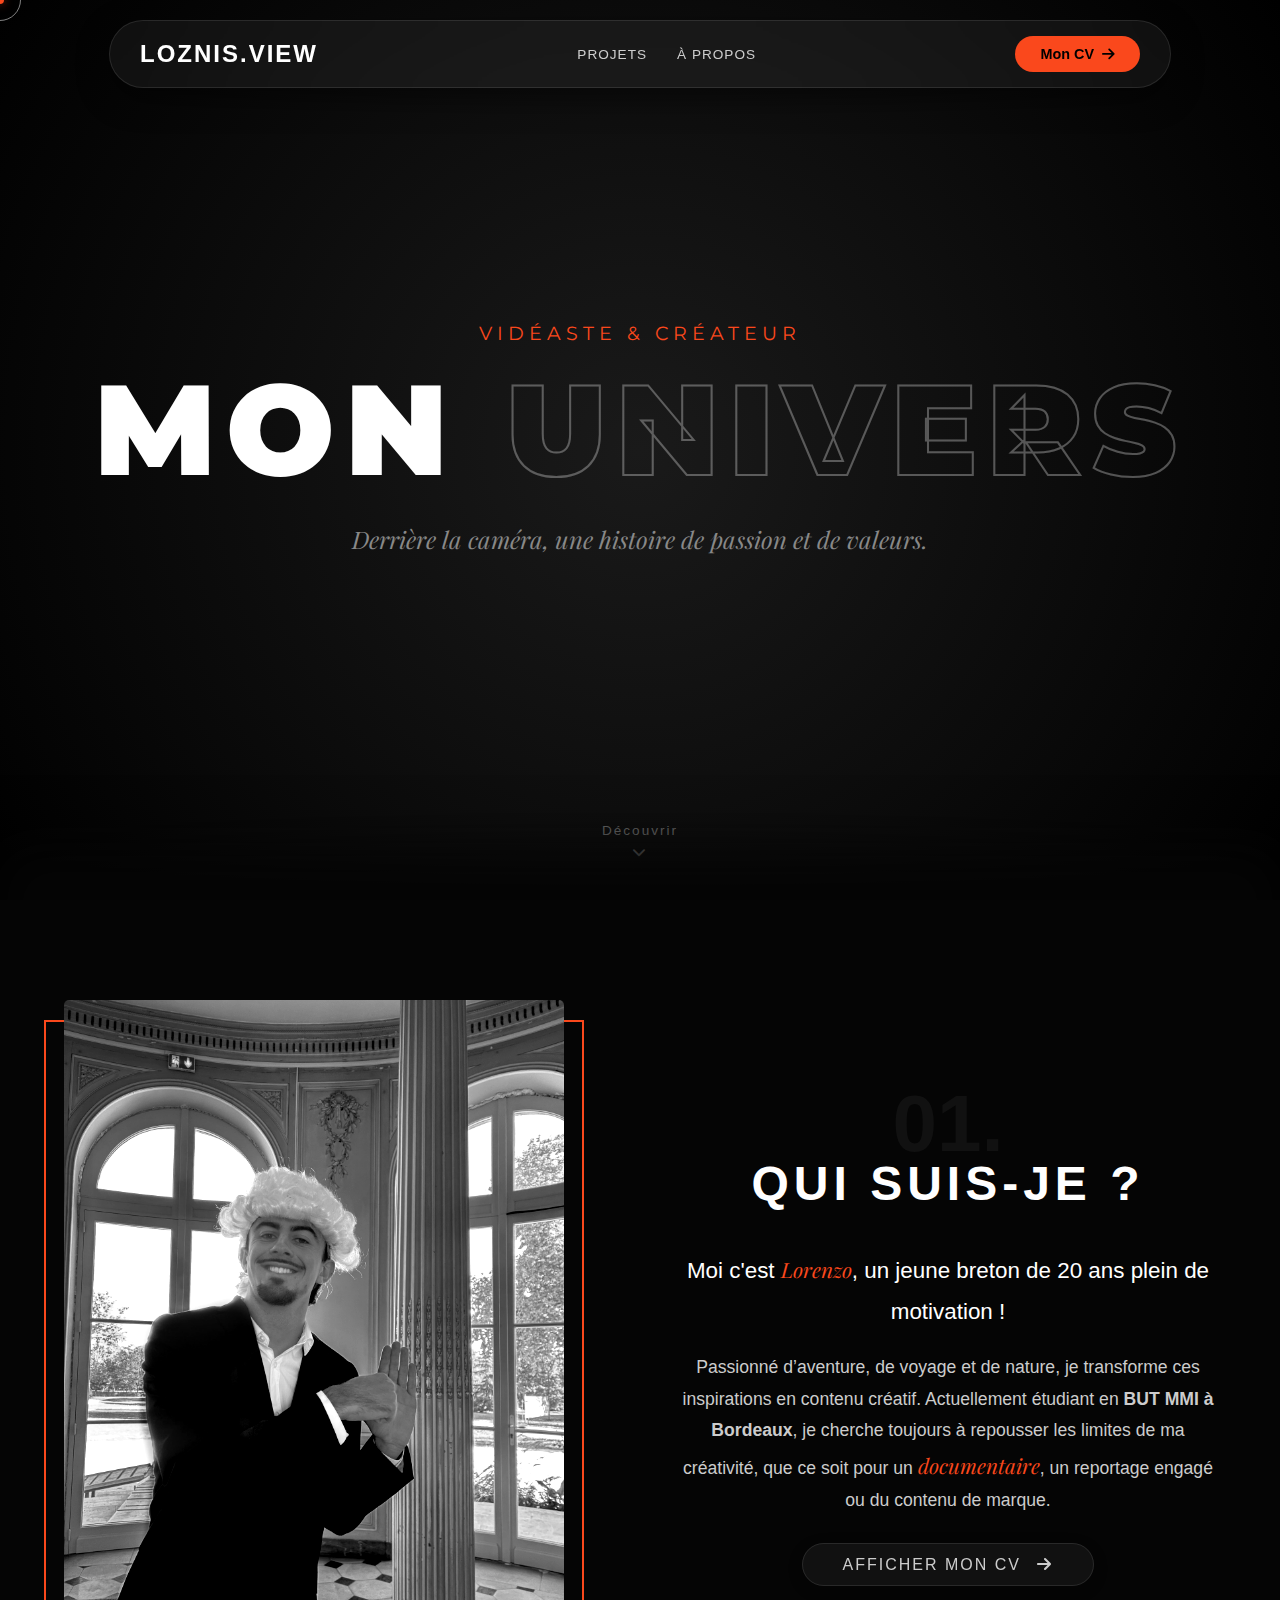
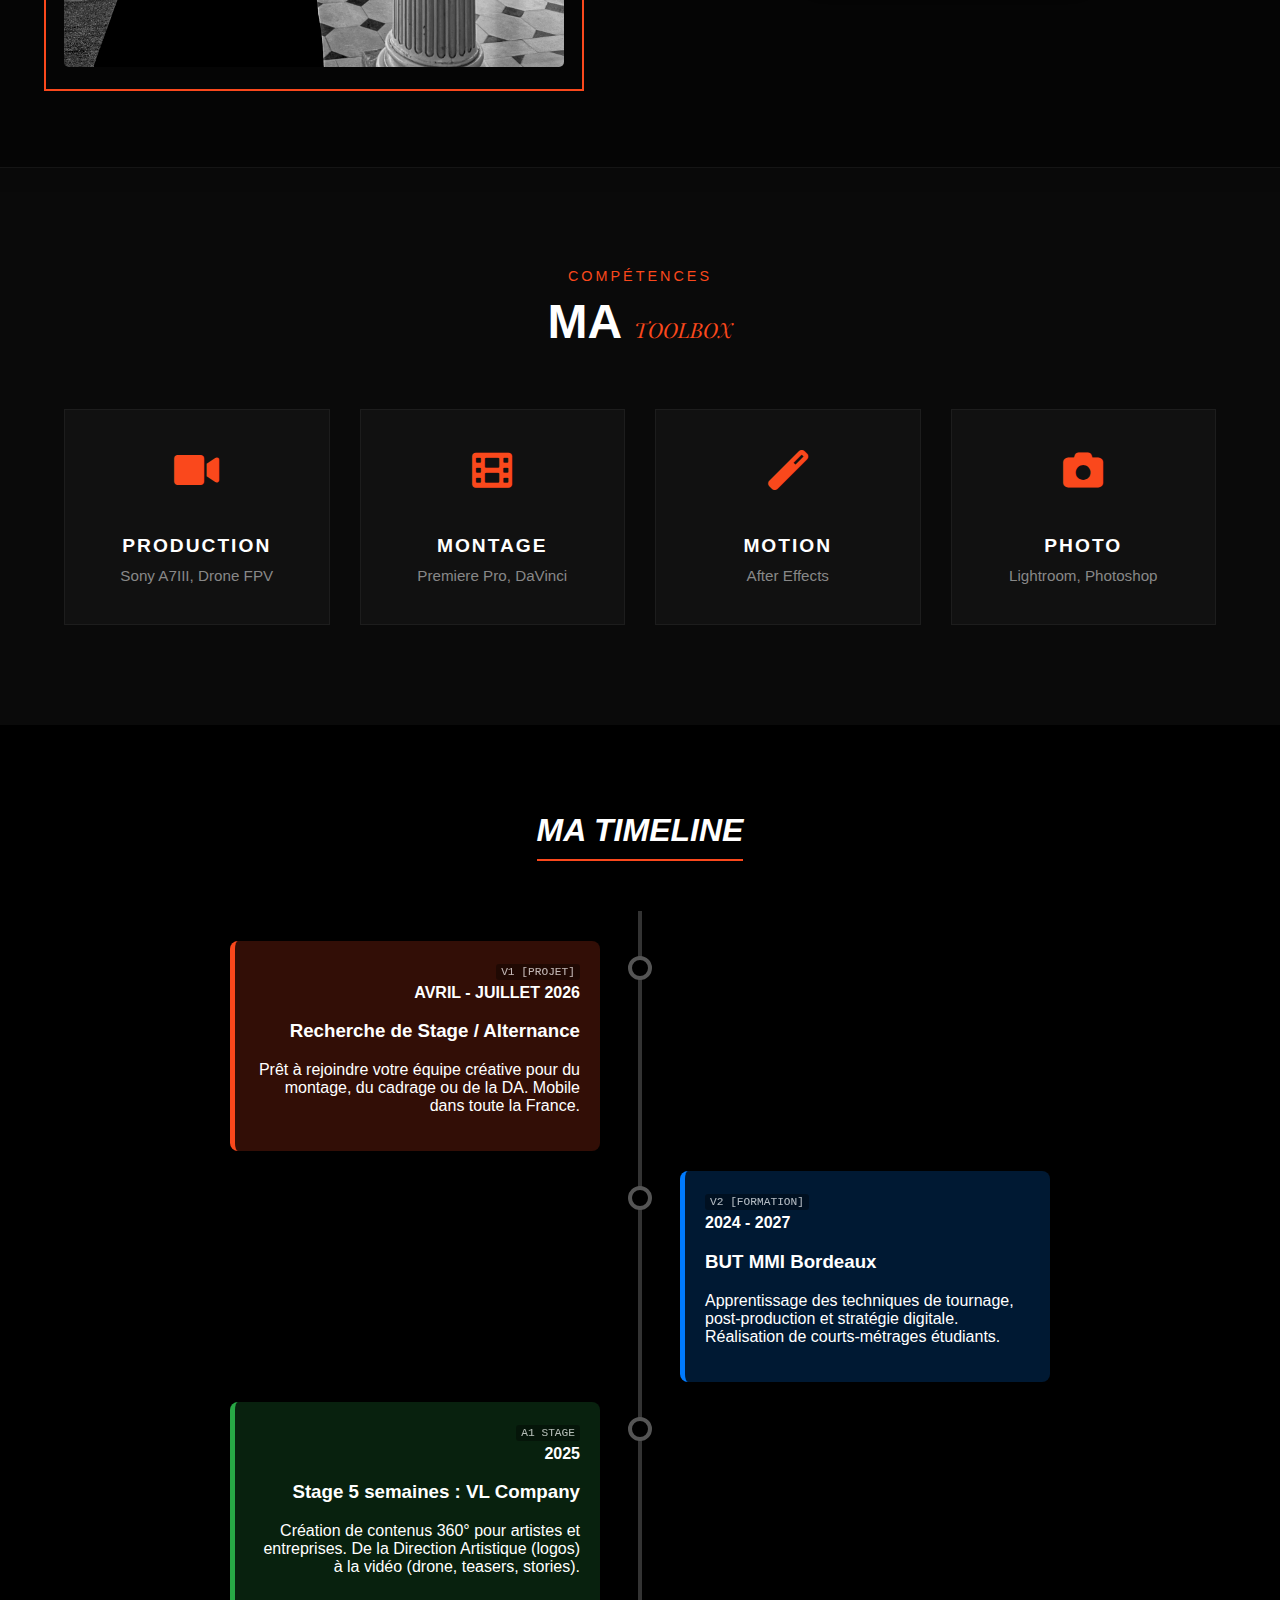
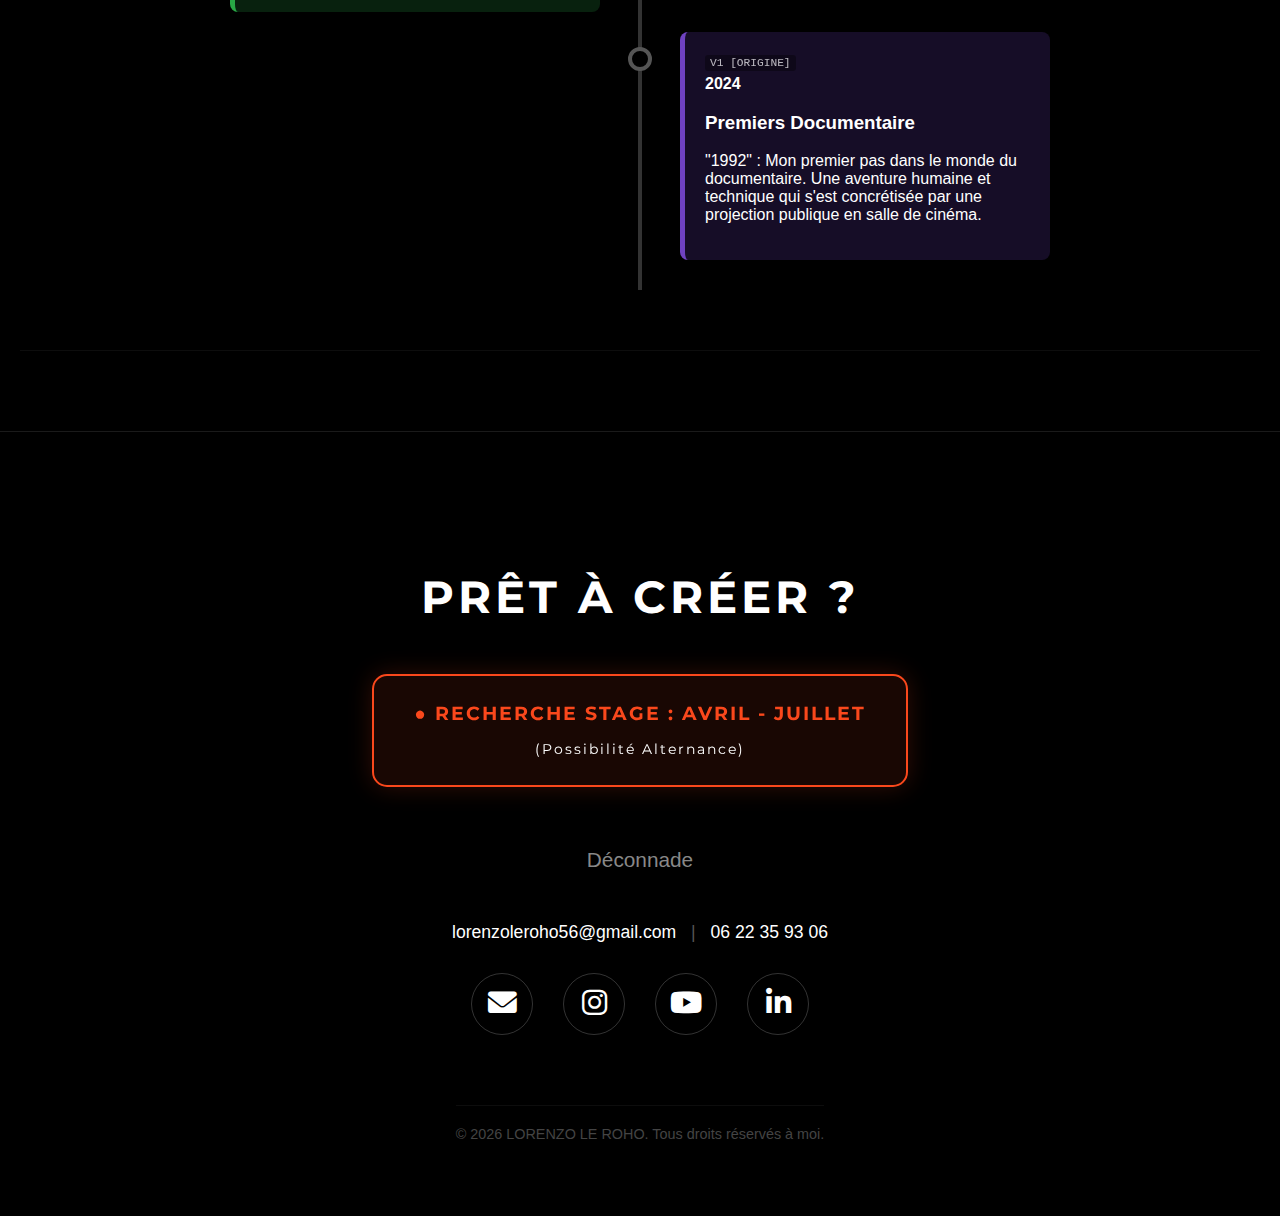
<file: apropos.html>
<!DOCTYPE html>
<html lang="fr">

<head>
    <meta charset="UTF-8">
    <meta name="viewport" content="width=device-width, initial-scale=1.0">
    <title>À Propos - Ma Timeline</title>

    <link rel="stylesheet" href="css/base.css">
    <link rel="stylesheet" href="css/components.css">
    <link rel="stylesheet" href="css/apropos.css">
    <link rel="stylesheet" href="css/cursor.css">
    <link rel="preconnect" href="https://fonts.googleapis.com">
    <link rel="preconnect" href="https://fonts.gstatic.com" crossorigin>
    <link
        href="https://fonts.googleapis.com/css2?family=Montserrat:wght@300;400;700&family=Playfair+Display:ital,wght@0,400;0,700;1,400&display=swap"
        rel="stylesheet">
    <link rel="stylesheet" href="https://cdnjs.cloudflare.com/ajax/libs/font-awesome/6.0.0/css/all.min.css">
    <link rel="icon" type="image/png" href="images/favicon.png?v=2">
</head>

<body>

    <header class="header-glass">

        <div class="logo">
            <a href="index.html">Loznis.view</a>
        </div>

        <nav class="header-center">
            <ul>
                <li><a href="index.html#projets">PROJETS</a></li>
                <li><a href="apropos.html">À PROPOS</a></li>
            </ul>
        </nav>

        <div class="header-right">
            <a href="cv.html" class="btn-header-cta">
                Mon CV <i class="fas fa-arrow-right"></i>
            </a>
        </div>

        <!-- Menu Hamburger Mobile -->
        <div class="hamburger-menu" onclick="toggleMobileNav()">
            <span></span>
            <span></span>
            <span></span>
        </div>
    </header>

    <!-- Menu Mobile Overlay -->
    <nav class="mobile-nav" id="mobileNav">
        <a href="index.html#projets" onclick="toggleMobileNav()">Projets</a>
        <a href="apropos.html" onclick="toggleMobileNav()">À Propos</a>
        <a href="cv.html" class="btn-header-cta" onclick="toggleMobileNav()">Mon CV <i
                class="fas fa-arrow-right"></i></a>
    </nav>

    <!-- HERO CINÉMATIQUE TYPOGRAPHIQUE -->
    <section class="hero-about">
        <div class="hero-about-content">
            <span class="hero-subtitle">Vidéaste & Créateur</span>
            <h1 class="hero-title-jumbo">MON <span class="outline-text">UNIVERS</span></h1>
            <p class="hero-description">Derrière la caméra, une histoire de passion et de valeurs.</p>
        </div>
        <div class="scroll-indicator-about">
            <span>Découvrir</span>
            <i class="fas fa-chevron-down"></i>
        </div>
    </section>

    <!-- SECTION BIO MODERNE (SPLIT) -->
    <section class="section-bio">
        <div class="bio-container">
            <div class="bio-visual">
                <div class="portrait-frame">
                    <img src="images/ton_portrait-2.jpg" alt="Lorenzo Le Roho">
                    <div class="frame-accent"></div>
                </div>
            </div>

            <div class="bio-content">
                <div class="bio-header">
                    <span class="bio-number">01.</span>
                    <h2>QUI SUIS-JE ?</h2>
                </div>

                <div class="bio-text">
                    <p class="lead-text">Moi c'est <span class="highlight-text">Lorenzo</span>, un jeune breton de 20
                        ans plein de motivation !</p>
                    <p>
                        Passionné d’aventure, de voyage et de nature, je transforme ces inspirations en contenu créatif.
                        Actuellement étudiant en <strong>BUT MMI à Bordeaux</strong>, je cherche toujours à repousser
                        les limites de ma créativité,
                        que ce soit pour un <span class="highlight-text">documentaire</span>, un reportage engagé ou du
                        contenu de marque.
                    </p>
                </div>

                <div class="bio-actions">
                    <a href="cv.html" class="btn-glass">
                        <span>Afficher Mon CV</span>
                        <i class="fas fa-arrow-right" style="margin-left: 10px;"></i>
                    </a>
                </div>
            </div>
        </div>
    </section>

    <!-- SECTION TOOLBOX -->
    <section class="section-toolbox">
        <div class="toolbox-header">
            <span class="section-tag">COMPÉTENCES</span>
            <h2>MA <span class="highlight-text">TOOLBOX</span></h2>
        </div>

        <div class="toolbox-grid">
            <div class="tool-card">
                <i class="fas fa-video tool-icon"></i>
                <h4>Production</h4>
                <p>Sony A7III, Drone FPV</p>
            </div>
            <div class="tool-card">
                <i class="fas fa-film tool-icon"></i>
                <h4>Montage</h4>
                <p>Premiere Pro, DaVinci</p>
            </div>
            <div class="tool-card">
                <i class="fas fa-magic tool-icon"></i>
                <h4>Motion</h4>
                <p>After Effects</p>
            </div>
            <div class="tool-card">
                <i class="fas fa-camera tool-icon"></i>
                <h4>Photo</h4>
                <p>Lightroom, Photoshop</p>
            </div>
        </div>
    </section>

    <section class="section-categorie">
        <h2 class="titre-categorie">MA TIMELINE</h2>

        <div class="timeline-container">
            <div class="timeline-line"></div>
            <div class="timeline-glow"></div>

            <div class="timeline-item left">
                <div class="timeline-content video-clip orange-clip">
                    <span class="clip-label">V1 [PROJET]</span>
                    <span class="date">AVRIL - JUILLET 2026</span>
                    <h3>Recherche de Stage / Alternance</h3>
                    <p>Prêt à rejoindre votre équipe créative pour du montage, du cadrage ou de la DA. Mobile dans toute
                        la France.</p>
                </div>
            </div>

            <div class="timeline-item right">
                <div class="timeline-content video-clip blue-clip">
                    <span class="clip-label">V2 [FORMATION]</span>
                    <span class="date">2024 - 2027</span>
                    <h3>BUT MMI Bordeaux</h3>
                    <p>Apprentissage des techniques de tournage, post-production et stratégie digitale. Réalisation de
                        courts-métrages étudiants.</p>
                </div>
            </div>

            <div class="timeline-item left">
                <div class="timeline-content video-clip green-clip">
                    <span class="clip-label">A1 STAGE</span>
                    <span class="date">2025</span>
                    <h3>Stage 5 semaines : VL Company</h3>
                    <p>Création de contenus 360° pour artistes et entreprises. De la Direction Artistique (logos) à la
                        vidéo (drone, teasers, stories).</p>
                </div>
            </div>

            <div class="timeline-item right">
                <div class="timeline-content video-clip purple-clip">
                    <span class="clip-label">V1 [ORIGINE]</span>
                    <span class="date">2024</span>
                    <h3>Premiers Documentaire</h3>
                    <p>"1992" : Mon premier pas dans le monde du documentaire. Une aventure humaine et technique qui
                        s'est concrétisée par une projection publique en salle de cinéma.</p>
                </div>
            </div>

        </div>
    </section>

    <footer class="footer-glass">
        <div class="footer-content">

            <h2 class="footer-title">PRÊT À CRÉER ?</h2>

            <div class="availability-badge">
                <span class="dot-rec">●</span> RECHERCHE STAGE : AVRIL - JUILLET <br>
                <span class="sub-availability">(Possibilité Alternance)</span>
            </div>

            <p class="footer-subtitle">Déconnade</p>

            <div class="contact-info">
                <a href="mailto:lorenzoleroho56@gmail.com" class="contact-link">lorenzoleroho56@gmail.com</a>
                <span class="separator">|</span>
                <a href="tel:+33622359306" class="contact-link">06 22 35 93 06</a>
            </div>

            <div class="footer-social">
                <a href="mailto:lorenzoleroho56@gmail.com" class="social-icon" aria-label="Email">
                    <i class="fas fa-envelope"></i>
                </a>
                <a href="https://www.instagram.com/loznis.view/" target="_blank" class="social-icon"
                    aria-label="Instagram">
                    <i class="fab fa-instagram"></i>
                </a>
                <a href="https://www.youtube.com/@Onsenbattt" target="_blank" class="social-icon" aria-label="YouTube">
                    <i class="fab fa-youtube"></i>
                </a>
                <a href="https://www.linkedin.com/in/lorenzo-le-roho-95a2612b4/" target="_blank" class="social-icon"
                    aria-label="LinkedIn">
                    <i class="fab fa-linkedin-in"></i>
                </a>
            </div>

            <div class="footer-bottom">
                <p>&copy; 2026 LORENZO LE ROHO. Tous droits réservés à moi.</p>
            </div>

        </div>
    </footer>

    <script>
        // Timeline scroll animation
        const timelineContainer = document.querySelector('.timeline-container');
        const timelineGlow = document.querySelector('.timeline-glow');
        const timelineItems = document.querySelectorAll('.timeline-item');

        function updateTimelineGlow() {
            if (!timelineContainer || !timelineGlow) return;

            const containerRect = timelineContainer.getBoundingClientRect();
            const containerTop = containerRect.top;
            const containerHeight = containerRect.height;
            const windowHeight = window.innerHeight;

            // Calculate how much of the timeline is visible/scrolled
            const triggerPoint = windowHeight * 0.5; // Middle of screen

            // Progress from 0 (not started) to containerHeight (fully scrolled)
            let progress = triggerPoint - containerTop;

            // Clamp the progress
            progress = Math.max(0, Math.min(progress, containerHeight));

            // Update the glow height
            timelineGlow.style.height = progress + 'px';

            // Check each timeline item for activation
            timelineItems.forEach(item => {
                const itemRect = item.getBoundingClientRect();
                const itemDotPosition = itemRect.top + 25; // 25px is the dot's top offset

                // If the glow has reached this dot
                if (itemDotPosition < triggerPoint) {
                    item.classList.add('active');
                } else {
                    item.classList.remove('active');
                }
            });
        }

        // Run on scroll
        window.addEventListener('scroll', updateTimelineGlow);

        // Run on load
        window.addEventListener('load', updateTimelineGlow);

        // Run on resize
        window.addEventListener('resize', updateTimelineGlow);
    </script>

    <script src="script.js"></script>
</body>

</html>
</file>
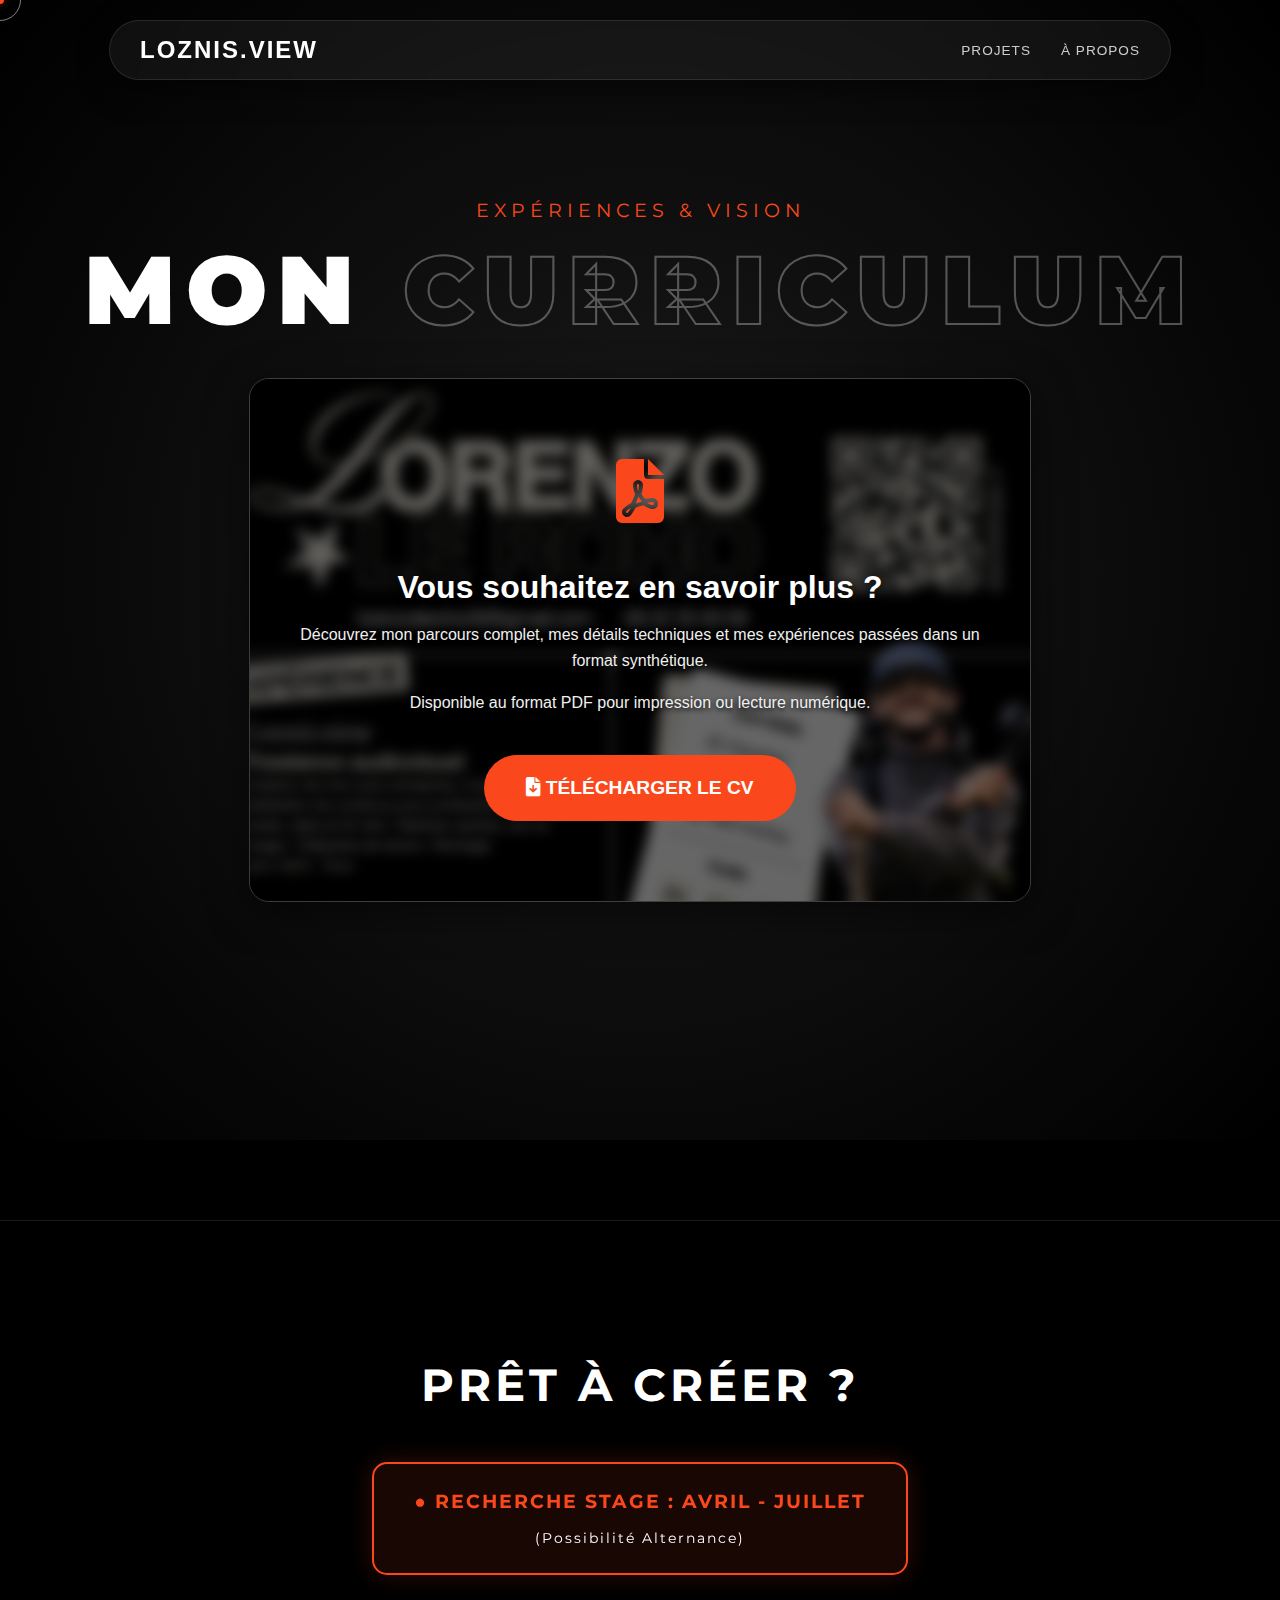
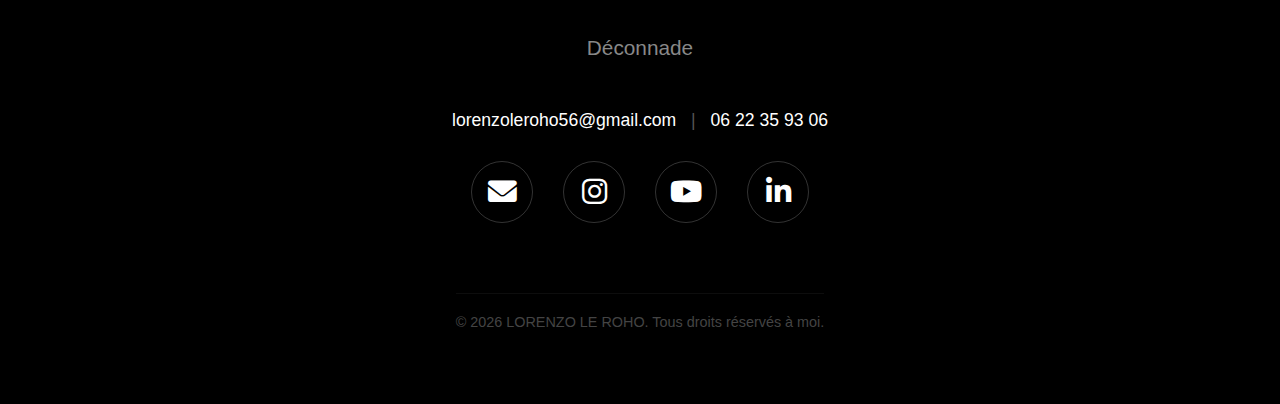
<file: cv.html>
<!DOCTYPE html>
<html lang="fr">

<head>
    <meta charset="UTF-8">
    <meta name="viewport" content="width=device-width, initial-scale=1.0">
    <title>Mon CV - Loznis View</title>

    <link rel="stylesheet" href="css/base.css">
    <link rel="stylesheet" href="css/components.css">
    <link rel="stylesheet" href="css/apropos.css">
    <link rel="stylesheet" href="css/cv.css">
    <link rel="stylesheet" href="css/cursor.css">
    <link rel="preconnect" href="https://fonts.googleapis.com">
    <link rel="preconnect" href="https://fonts.gstatic.com" crossorigin>
    <link
        href="https://fonts.googleapis.com/css2?family=Montserrat:wght@300;400;700&family=Playfair+Display:ital,wght@0,400;0,700;1,400&display=swap"
        rel="stylesheet">
    <link rel="stylesheet" href="https://cdnjs.cloudflare.com/ajax/libs/font-awesome/6.0.0/css/all.min.css">
    <link rel="icon" type="image/png" href="images/favicon.png?v=2">
</head>

<body>

    <header class="header-glass">
        <div class="logo">
            <a href="index.html">Loznis.view</a>
        </div>
        <nav class="header-center">
            <ul>
                <li><a href="index.html#projets">PROJETS</a></li>
                <li><a href="apropos.html">À PROPOS</a></li>
            </ul>
        </nav>

        <!-- Menu Hamburger Mobile -->
        <div class="hamburger-menu" onclick="toggleMobileNav()">
            <span></span>
            <span></span>
            <span></span>
        </div>
    </header>

    <!-- Menu Mobile Overlay -->
    <nav class="mobile-nav" id="mobileNav">
        <a href="index.html#projets" onclick="toggleMobileNav()">Projets</a>
        <a href="apropos.html" onclick="toggleMobileNav()">À Propos</a>
        <a href="cv.html" class="btn-header-cta" onclick="toggleMobileNav()">Mon CV <i
                class="fas fa-arrow-right"></i></a>
    </nav>


    <!-- HERO CINÉMATIQUE CV -->
    <section class="hero-about" style="height: auto; min-height: 100vh; padding: 120px 20px;">
        <div class="hero-about-content">
            <span class="hero-subtitle">Expériences & Vision</span>
            <h1 class="hero-title-jumbo" style="font-size: 6rem;">MON <span class="outline-text">CURRICULUM</span></h1>
        </div>

        <div class="cv-container glass-box">

            <div class="cv-intro-text">
                <i class="fas fa-file-pdf" style="font-size: 4rem; color: #FA481C; margin-bottom: 20px;"></i>
                <h2>Vous souhaitez en savoir plus ?</h2>
                <p>Découvrez mon parcours complet, mes détails techniques et mes expériences passées dans un format
                    synthétique.</p>
                <p>Disponible au format PDF pour impression ou lecture numérique.</p>
            </div>

            <div class="cv-actions">
                <a href="CV_Lorenzo_Leroho.pdf" download="CV_Lorenzo_Leroho.pdf" class="btn-cv-big">
                    <i class="fas fa-file-download"></i> TÉLÉCHARGER LE CV
                </a>
            </div>

        </div>

    </section>

    <footer class="footer-glass">
        <div class="footer-content">

            <h2 class="footer-title">PRÊT À CRÉER ?</h2>

            <div class="availability-badge">
                <span class="dot-rec">●</span> RECHERCHE STAGE : AVRIL - JUILLET <br>
                <span class="sub-availability">(Possibilité Alternance)</span>
            </div>

            <p class="footer-subtitle">Déconnade</p>

            <div class="contact-info">
                <a href="mailto:lorenzoleroho56@gmail.com" class="contact-link">lorenzoleroho56@gmail.com</a>
                <span class="separator">|</span>
                <a href="tel:+33622359306" class="contact-link">06 22 35 93 06</a>
            </div>

            <div class="footer-social">
                <a href="mailto:lorenzoleroho56@gmail.com" class="social-icon" aria-label="Email">
                    <i class="fas fa-envelope"></i>
                </a>
                <a href="https://www.instagram.com/loznis.view/" target="_blank" class="social-icon"
                    aria-label="Instagram">
                    <i class="fab fa-instagram"></i>
                </a>
                <a href="https://www.youtube.com/@Onsenbattt" target="_blank" class="social-icon" aria-label="YouTube">
                    <i class="fab fa-youtube"></i>
                </a>
                <a href="https://www.linkedin.com/in/lorenzo-le-roho-95a2612b4/" target="_blank" class="social-icon"
                    aria-label="LinkedIn">
                    <i class="fab fa-linkedin-in"></i>
                </a>
            </div>

            <div class="footer-bottom">
                <p>&copy; 2026 LORENZO LE ROHO. Tous droits réservés à moi.</p>
            </div>

        </div>
    </footer>


    <script src="script.js"></script>
</body>

</html>
</file>
<file: css/components.css>
/* =========================================
   COMPONENTS.CSS - Header, Footer, Boutons
   ========================================= */

/* --- HEADER FLOTTANT (GLASSMORPHISM) --- */
header.header-glass {
    position: fixed;
    top: 20px;
    left: 50%;
    transform: translateX(-50%);
    width: 90%;
    max-width: 1000px;
    display: flex;
    justify-content: space-between;
    align-items: center;
    padding: 15px 30px;
    background: rgba(255, 255, 255, 0.05);
    backdrop-filter: blur(15px);
    -webkit-backdrop-filter: blur(15px);
    border: 1px solid rgba(255, 255, 255, 0.1);
    border-radius: 50px;
    z-index: 1000;
    box-shadow: 0 10px 30px rgba(0, 0, 0, 0.5);
}

/* Logo */
.logo {
    font-size: 1.5rem;
    font-weight: bold;
    color: white;
    text-decoration: none;
    text-transform: uppercase;
    letter-spacing: 2px;
}

.logo a {
    text-decoration: none;
    color: inherit;
    cursor: pointer;
    transition: opacity 0.3s ease;
}

.logo a:hover {
    opacity: 0.8;
}

.header-left .logo {
    font-size: 1.2rem;
    font-weight: bold;
    color: white;
    text-decoration: none;
    letter-spacing: 2px;
    font-family: 'Arial', sans-serif;
}

/* Menu Central */
.header-center ul {
    display: flex;
    gap: 30px;
    list-style: none;
    margin: 0;
    padding: 0;
}

.header-center a {
    color: #ccc;
    text-decoration: none;
    font-size: 0.85rem;
    transition: color 0.3s;
    text-transform: uppercase;
    letter-spacing: 1px;
}

.header-center a:hover {
    color: white;
}

/* --- MENU HAMBURGER MOBILE --- */
.hamburger-menu {
    display: none;
    flex-direction: column;
    justify-content: space-between;
    width: 25px;
    height: 18px;
    cursor: pointer;
    z-index: 1002;
}

.hamburger-menu span {
    display: block;
    width: 100%;
    height: 2px;
    background-color: white;
    border-radius: 2px;
    transition: all 0.3s ease;
}

.hamburger-menu.active span:nth-child(1) {
    transform: rotate(45deg) translate(5px, 5px);
}

.hamburger-menu.active span:nth-child(2) {
    opacity: 0;
}

.hamburger-menu.active span:nth-child(3) {
    transform: rotate(-45deg) translate(6px, -6px);
}

/* Menu mobile overlay */
.mobile-nav {
    display: none;
    position: fixed;
    top: 0;
    left: 0;
    width: 100%;
    height: 100vh;
    background: rgba(0, 0, 0, 0.95);
    backdrop-filter: blur(20px);
    -webkit-backdrop-filter: blur(20px);
    z-index: 1001;
    flex-direction: column;
    justify-content: center;
    align-items: center;
    gap: 30px;
    opacity: 0;
    visibility: hidden;
    transition: all 0.3s ease;
}

.mobile-nav.active {
    display: flex;
    opacity: 1;
    visibility: visible;
}

.mobile-nav a {
    color: white;
    text-decoration: none;
    font-size: 1.5rem;
    font-weight: bold;
    text-transform: uppercase;
    letter-spacing: 3px;
    transition: color 0.3s ease, transform 0.3s ease;
    padding: 15px 30px;
}

.mobile-nav a:hover {
    color: #FA481C;
    transform: scale(1.1);
}

.mobile-nav .btn-header-cta {
    font-size: 1rem;
    padding: 15px 40px;
}

/* Navigation générique */
nav ul {
    display: flex;
    list-style: none;
    gap: 30px;
    margin: 0;
    padding: 0;
}

nav a {
    text-decoration: none;
    color: #aaaaaa;
    font-size: 1rem;
    transition: color 0.3s;
}

nav a:hover {
    color: white;
}

nav a[href*="cv"] {
    border: 1px solid white;
    padding: 8px 15px;
    border-radius: 20px;
}

nav a[href*="cv"]:hover {
    background-color: white;
    color: #1a1a1a;
}

/* Bouton CTA Header */
.btn-header-cta {
    background-color: #FA481C;
    color: black;
    padding: 10px 25px;
    border-radius: 30px;
    text-decoration: none;
    font-weight: bold;
    font-size: 0.9rem;
    transition: transform 0.3s, background-color 0.3s;
    display: flex;
    align-items: center;
    gap: 8px;
}

.btn-header-cta:hover {
    background-color: white;
    transform: scale(1.05);
}

/* --- BOUTONS STYLE GLASS --- */
.btn-glass {
    background: rgba(255, 255, 255, 0.05);
    backdrop-filter: blur(10px);
    -webkit-backdrop-filter: blur(10px);
    border: 1px solid rgba(255, 255, 255, 0.1);
    color: #ccc;
    text-decoration: none;
    padding: 12px 40px;
    border-radius: 50px;
    cursor: pointer;
    font-size: 1rem;
    text-transform: uppercase;
    letter-spacing: 2px;
    transition: all 0.3s ease;
    box-shadow: 0 4px 15px rgba(0, 0, 0, 0.2);
}

.btn-glass:hover {
    background: rgba(255, 255, 255, 0.15);
    transform: translateY(-3px);
    box-shadow: 0 10px 25px rgba(0, 0, 0, 0.4);
    color: #FA481C;
    border-color: #FA481C;
}

.btn-glass.active {
    background: rgba(255, 255, 255, 0.1);
    border-color: #FA481C;
    color: #ffffff;
    box-shadow: 0 0 20px rgba(250, 72, 28, 0.4);
}

/* Boutons Réseaux Sociaux */
.btn-social-glass {
    background: rgba(255, 255, 255, 0.05);
    backdrop-filter: blur(10px);
    -webkit-backdrop-filter: blur(10px);
    border: 1px solid rgba(255, 255, 255, 0.2);
    color: white;
    padding: 15px 40px;
    font-size: 1.1rem;
    font-weight: bold;
    text-transform: uppercase;
    text-decoration: none;
    border-radius: 50px;
    display: inline-flex;
    justify-content: center;
    align-items: center;
    gap: 15px;
    transition: all 0.3s ease;
    min-width: 250px;
}

.btn-social-glass.yt:hover {
    background: rgba(255, 0, 0, 0.2);
    border-color: #FF0000;
    box-shadow: 0 0 30px rgba(255, 0, 0, 0.4);
    transform: translateY(-5px);
}

.btn-social-glass.insta:hover {
    background: rgba(225, 48, 108, 0.2);
    border-color: #E1306C;
    box-shadow: 0 0 30px rgba(225, 48, 108, 0.4);
    transform: translateY(-5px);
}

/* --- FOOTER GLASS --- */
.footer-glass {
    position: relative;
    background: #000;
    border-top: 1px solid rgba(255, 255, 255, 0.1);
    padding: 100px 30px 60px;
    text-align: center;
    margin-top: 80px;
}

.footer-title {
    font-family: 'Montserrat', sans-serif;
    font-size: 2.8rem;
    font-weight: 700;
    color: white;
    margin-bottom: 20px;
    letter-spacing: 4px;
}

.footer-subtitle {
    color: #888;
    margin-bottom: 50px;
    font-size: 1.3rem;
}

.footer-social {
    display: flex;
    justify-content: center;
    gap: 30px;
    margin-bottom: 50px;
}

.social-icon {
    font-size: 1.8rem;
    color: white;
    transition: all 0.3s ease;
    text-decoration: none;
    width: 60px;
    height: 60px;
    border: 1px solid rgba(255, 255, 255, 0.2);
    border-radius: 50%;
    display: flex;
    align-items: center;
    justify-content: center;
}

.social-icon:hover {
    color: #FA481C;
    border-color: #FA481C;
    box-shadow: 0 0 20px rgba(250, 72, 28, 0.4);
    transform: translateY(-5px);
}

.footer-bottom p {
    color: #444;
    font-size: 0.9rem;
    margin-top: 20px;
    border-top: 1px solid rgba(255, 255, 255, 0.05);
    padding-top: 20px;
    display: inline-block;
}

/* Badge disponibilité */
.availability-badge {
    background: rgba(250, 72, 28, 0.1);
    backdrop-filter: blur(10px);
    -webkit-backdrop-filter: blur(10px);
    border: 2px solid #FA481C;
    color: #FA481C;
    display: inline-block;
    padding: 20px 40px;
    border-radius: 15px;
    font-weight: bold;
    font-size: 1.2rem;
    margin-top: 30px;
    margin-bottom: 40px;
    font-family: 'Montserrat', sans-serif;
    letter-spacing: 2px;
    line-height: 1.8;
    box-shadow: 0 0 25px rgba(250, 72, 28, 0.2);
    transition: all 0.3s ease;
}

.availability-badge:hover {
    box-shadow: 0 0 40px rgba(250, 72, 28, 0.4);
    transform: translateY(-3px);
}

.sub-availability {
    font-size: 0.9rem;
    color: white;
    font-weight: normal;
}

.dot-rec {
    color: #FA481C;
    animation: blink 1.5s infinite;
}

/* Contact info */
.contact-info {
    margin-bottom: 30px;
    font-size: 1.1rem;
}

.contact-link {
    color: white;
    text-decoration: none;
    transition: color 0.3s ease;
    font-weight: 500;
}

.contact-link:hover {
    color: #FA481C;
}

.separator {
    color: #555;
    margin: 0 10px;
}

/* --- MODALES VIDÉO --- */
.modal-overlay {
    display: none;
    position: fixed;
    top: 0;
    left: 0;
    width: 100%;
    height: 100%;
    background-color: rgba(0, 0, 0, 0.95);
    z-index: 10000;
    justify-content: center;
    align-items: center;
}

.modal-overlay.active {
    display: flex !important;
}

.modal-content {
    position: relative;
    width: 90%;
    max-width: 1200px;
    background: #000;
    border-radius: 10px;
    box-shadow: 0 0 50px rgba(250, 72, 28, 0.2);
}

.iframe-container {
    position: relative;
    width: 100%;
    padding-bottom: 56.25%;
    height: 0;
}

.iframe-container iframe {
    position: absolute;
    top: 0;
    left: 0;
    width: 100%;
    height: 100%;
    border: none;
    border-radius: 10px;
}

.close-btn {
    position: absolute;
    top: -50px;
    right: 0;
    color: white;
    font-size: 40px;
    cursor: pointer;
    z-index: 10001;
    transition: transform 0.3s, color 0.3s;
}

.close-btn:hover {
    color: #FA481C;
    transform: rotate(90deg);
}

/* --- SECTION HEADERS --- */
.section-header {
    display: flex;
    align-items: center;
    justify-content: center;
    gap: 30px;
    margin-bottom: 50px;
}

.section-line {
    flex: 1;
    max-width: 150px;
    height: 1px;
    background: linear-gradient(90deg, transparent, rgba(250, 72, 28, 0.5), transparent);
}

.section-title {
    font-size: 2rem;
    font-family: 'Montserrat', sans-serif;
    text-align: center;
    white-space: nowrap;
}

/* --- RESPONSIVE MOBILE --- */
@media (max-width: 768px) {

    /* Header responsive */
    header.header-glass {
        width: calc(100% - 30px);
        max-width: none;
        padding: 10px 15px;
        top: 10px;
        left: 50%;
        transform: translateX(-50%);
    }

    .header-left .logo,
    .logo {
        font-size: 0.9rem;
        letter-spacing: 1px;
    }

    /* Masquer le menu central sur mobile */
    .header-center {
        display: none;
    }

    /* Masquer le bouton CTA dans le header sur mobile */
    .header-right {
        display: none;
    }

    /* Afficher le menu hamburger sur mobile */
    .hamburger-menu {
        display: flex;
    }

    .contact-info {
        display: flex;
        flex-direction: column;
        gap: 10px;
    }

    .separator {
        display: none;
    }

    /* Footer responsive */
    .footer-title {
        font-size: 1.8rem;
        letter-spacing: 2px;
    }

    .footer-subtitle {
        font-size: 1rem;
    }

    .footer-social {
        gap: 15px;
    }

    .social-icon {
        width: 50px;
        height: 50px;
        font-size: 1.4rem;
    }

    .availability-badge {
        padding: 15px 25px;
        font-size: 1rem;
    }
}
</file>
<file: css/apropos.css>
/* =========================================
   APROPOS.CSS - Page À Propos
   ========================================= */

/* --- HERO TYPOGRAPHIQUE --- */
.hero-about {
    height: 100vh;
    display: flex;
    flex-direction: column;
    justify-content: center;
    align-items: center;
    text-align: center;
    background: radial-gradient(circle at center, #1a1a1a 0%, #000000 100%);
    position: relative;
    overflow: hidden;
}

.hero-about::before {
    content: '';
    position: absolute;
    top: 0;
    left: 0;
    width: 100%;
    height: 100%;
    background: url('https://www.transparenttextures.com/patterns/stardust.png');
    opacity: 0.1;
    pointer-events: none;
}

.hero-subtitle {
    display: block;
    font-family: 'Montserrat', sans-serif;
    color: #FA481C;
    font-size: 1.2rem;
    letter-spacing: 5px;
    margin-bottom: 20px;
    text-transform: uppercase;
    animation: fadeInDown 1s ease-out;
}

.hero-title-jumbo {
    font-family: 'Impact', 'Arial Black', 'Montserrat', sans-serif;
    font-size: 8rem;
    font-weight: 900;
    line-height: 1;
    color: white;
    text-transform: uppercase;
    letter-spacing: 10px;
    margin: 0;
    animation: zoomIn 1.2s ease-out;
}

.outline-text {
    -webkit-text-stroke: 2px rgba(255, 255, 255, 0.3);
    color: transparent;
    transition: all 0.5s ease;
}

.hero-title-jumbo:hover .outline-text {
    -webkit-text-stroke: 2px #FA481C;
    color: rgba(250, 72, 28, 0.1);
}

.hero-description {
    font-size: 1.5rem;
    color: #888;
    margin-top: 30px;
    font-family: 'Playfair Display', serif;
    font-style: italic;
    animation: fadeInUp 1s ease-out 0.5s backwards;
}

/* Scroll Indicator */
.scroll-indicator-about {
    position: absolute;
    bottom: 40px;
    display: flex;
    flex-direction: column;
    align-items: center;
    gap: 8px;
    color: #666;
    font-size: 0.85rem;
    letter-spacing: 2px;
    cursor: pointer;
    animation: bounce 2s infinite;
    transition: color 0.3s;
}

.scroll-indicator-about:hover {
    color: #FA481C;
}

/* --- SECTION BIO SPLIT --- */
.section-bio {
    background: #050505;
    padding: 100px 5%;
    position: relative;
    box-shadow: 0 -50px 50px #050505;
}

.bio-container {
    display: grid;
    grid-template-columns: 1fr 1fr;
    gap: 80px;
    align-items: center;
    max-width: 1400px;
    margin: 0 auto;
}

/* Partie Visuelle */
.bio-visual {
    position: relative;
}

.portrait-frame {
    position: relative;
    z-index: 2;
}

.portrait-frame img {
    width: 100%;
    max-width: 500px;
    border-radius: 5px;
    filter: grayscale(100%) contrast(1.1);
    transition: all 0.5s ease;
    display: block;
}

.portrait-frame:hover img {
    filter: grayscale(0%) contrast(1);
}

.frame-accent {
    position: absolute;
    top: 20px;
    left: -20px;
    width: 100%;
    height: 100%;
    border: 2px solid #FA481C;
    z-index: -1;
    transition: all 0.5s ease;
}

.portrait-frame:hover .frame-accent {
    top: 10px;
    left: -10px;
}

/* Partie Texte */
.bio-content {
    color: white;
}

.bio-header {
    margin-bottom: 40px;
}

.bio-number {
    display: block;
    font-size: 5rem;
    font-weight: 900;
    color: rgba(255, 255, 255, 0.05);
    line-height: 0.8;
}

.bio-header h2 {
    font-size: 3rem;
    margin: 0;
    text-transform: uppercase;
    letter-spacing: 5px;
}

.bio-text {
    font-size: 1.1rem;
    line-height: 1.8;
    color: #ccc;
    margin-bottom: 40px;
}

.lead-text {
    font-size: 1.4rem;
    color: white;
    margin-bottom: 20px;
}

/* Bouton téléchargement moderne */
.btn-modern-download {
    display: inline-flex;
    align-items: center;
    gap: 15px;
    padding: 15px 40px;
    background: transparent;
    border: 1px solid rgba(255, 255, 255, 0.2);
    color: white;
    text-transform: uppercase;
    letter-spacing: 2px;
    font-size: 0.9rem;
    cursor: pointer;
    transition: all 0.3s ease;
    text-decoration: none;
}

.btn-modern-download:hover {
    background: #FA481C;
    border-color: #FA481C;
    padding-right: 50px;
}

/* --- SECTION TOOLBOX --- */
.section-toolbox {
    background: #0a0a0a;
    padding: 100px 5%;
    border-top: 1px solid rgba(255, 255, 255, 0.05);
}

.toolbox-header {
    text-align: center;
    margin-bottom: 60px;
}

.section-tag {
    color: #FA481C;
    letter-spacing: 3px;
    font-size: 0.9rem;
    text-transform: uppercase;
    display: block;
    margin-bottom: 10px;
}

.toolbox-header h2 {
    font-size: 3rem;
    color: white;
    margin: 0;
}

.toolbox-grid {
    display: grid;
    grid-template-columns: repeat(auto-fit, minmax(250px, 1fr));
    gap: 30px;
    max-width: 1200px;
    margin: 0 auto;
}

.tool-card {
    background: rgba(255, 255, 255, 0.03);
    border: 1px solid rgba(255, 255, 255, 0.05);
    padding: 40px 30px;
    text-align: center;
}

.tool-icon {
    font-size: 2.5rem;
    color: #FA481C;
    margin-bottom: 20px;
}

.tool-card h4 {
    color: white;
    font-size: 1.2rem;
    margin-bottom: 10px;
    text-transform: uppercase;
    letter-spacing: 2px;
}

.tool-card p {
    color: #888;
    margin: 0;
    font-size: 0.95rem;
}

/* --- SECTION CATÉGORIE (Titre) --- */
.section-categorie {
    padding: 60px 20px;
    max-width: 1200px;
    margin: 0 auto;
    border-bottom: 1px solid rgba(255, 255, 255, 0.05);
}

.titre-categorie {
    font-size: 2rem;
    margin-bottom: 50px;
    text-align: center;
    font-style: italic;
    border-bottom: 2px solid #FA481C;
    display: inline-block;
    padding-bottom: 10px;
}

/* --- TIMELINE --- */
.timeline-container {
    position: relative;
    max-width: 900px;
    margin: 0 auto;
    padding: 20px 0;
}

.timeline-container::after {
    content: '';
    position: absolute;
    width: 4px;
    background-color: #333;
    top: 0;
    bottom: 0;
    left: 50%;
    margin-left: -2px;
}

.timeline-glow {
    position: absolute;
    width: 4px;
    height: 0;
    left: 50%;
    top: 0;
    margin-left: -2px;
    background: linear-gradient(to bottom, transparent 0%, #FA481C 20%, #FA481C 80%, transparent 100%);
    box-shadow: 0 0 15px #FA481C, 0 0 30px rgba(250, 72, 28, 0.6), 0 0 50px rgba(250, 72, 28, 0.3);
    z-index: 2;
    pointer-events: none;
    transition: height 0.05s linear;
}

.timeline-item {
    padding: 10px 40px;
    position: relative;
    width: 50%;
    box-sizing: border-box;
}

.left {
    left: 0;
    text-align: right;
}

.right {
    left: 50%;
    text-align: left;
}

.timeline-item::after {
    content: '';
    position: absolute;
    width: 16px;
    height: 16px;
    background-color: rgb(0, 0, 0);
    border: 4px solid #555;
    top: 25px;
    border-radius: 50%;
    z-index: 3;
    transition: all 0.4s cubic-bezier(0.175, 0.885, 0.32, 1.275);
}

.timeline-item.active::after {
    background-color: #FA481C;
    border-color: #FA481C;
    transform: scale(1.5);
    box-shadow: 0 0 20px #FA481C, 0 0 40px rgba(250, 72, 28, 0.5);
}

.left::after {
    right: -12px;
}

.right::after {
    left: -12px;
}

/* Clips vidéo style */
.video-clip {
    padding: 20px;
    border-radius: 8px;
    position: relative;
    color: white;
    transition: transform 0.3s ease;
}

.video-clip:hover {
    transform: scale(1.05);
    z-index: 5;
}

.orange-clip {
    background: rgba(250, 72, 28, 0.2);
    border-left: 5px solid #FA481C;
}

.blue-clip {
    background: rgba(0, 123, 255, 0.2);
    border-left: 5px solid #007bff;
}

.green-clip {
    background: rgba(40, 167, 69, 0.2);
    border-left: 5px solid #28a745;
}

.purple-clip {
    background: rgba(111, 66, 193, 0.2);
    border-left: 5px solid #6f42c1;
}

.clip-label {
    font-size: 0.7rem;
    opacity: 0.7;
    background: rgba(0, 0, 0, 0.5);
    padding: 2px 5px;
    border-radius: 3px;
    font-family: monospace;
}

.date {
    display: block;
    font-weight: bold;
    margin: 5px 0;
    color: white;
}

/* --- RESPONSIVE --- */
@media (max-width: 900px) {
    .hero-title-jumbo {
        font-size: 4rem;
    }

    .bio-container {
        grid-template-columns: 1fr;
        gap: 50px;
    }

    .bio-visual {
        order: -1;
        text-align: center;
    }

    .portrait-frame img {
        max-width: 100%;
    }

    .bio-header h2 {
        font-size: 2.5rem;
    }
}

@media (max-width: 768px) {
    .timeline-container::after {
        left: 31px;
    }

    .timeline-glow {
        left: 31px;
        margin-left: -2px;
    }

    .timeline-item {
        width: 100%;
        padding-left: 70px;
        padding-right: 25px;
    }

    .timeline-item::after {
        left: 20px;
    }

    .left {
        text-align: left;
    }

    .right {
        left: 0;
    }
}
</file>
<file: css/cursor.css>
/* =========================================
   CURSOR.CSS - Curseur personnalisé
   ========================================= */

body {
    cursor: none;
}

.cursor-dot,
.cursor-outline {
    position: fixed;
    top: 0;
    left: 0;
    transform: translate(-50%, -50%);
    border-radius: 50%;
    z-index: 9999;
    pointer-events: none;
}

.cursor-dot {
    width: 8px;
    height: 8px;
    background-color: #FA481C;
    box-shadow: 0 0 10px rgba(250, 72, 28, 0.5);
}

.cursor-outline {
    width: 40px;
    height: 40px;
    border: 1px solid rgba(255, 255, 255, 0.5);
    transition: width 0.2s, height 0.2s, background-color 0.2s;
}

/* État Hover */
.cursor-outline.hovered {
    width: 60px;
    height: 60px;
    background-color: rgba(255, 255, 255, 0.1);
    border-color: transparent;
    backdrop-filter: blur(2px);
}

.cursor-dot.hovered {
    transform: translate(-50%, -50%) scale(1.5);
}

/* État Click */
.cursor-outline.clicking {
    width: 30px;
    height: 30px;
    background-color: rgba(250, 72, 28, 0.3);
}

/* --- OVERRIDE THÈME OCÉAN --- */
body.theme-ocean .cursor-dot {
    background-color: #00BFA5;
    box-shadow: 0 0 10px rgba(0, 191, 165, 0.5);
}

body.theme-ocean .cursor-outline.clicking {
    background-color: rgba(0, 191, 165, 0.3);
}

/* --- DÉSACTIVATION MOBILE --- */
@media (max-width: 768px) {
    * {
        cursor: auto !important;
    }

    .cursor-dot,
    .cursor-outline {
        display: none !important;
    }
}
</file>
<file: css/cv.css>
/* =========================================
   CV.CSS - Page CV
   ========================================= */

/* Container CV */
.cv-viewer-section {
    display: flex;
    flex-direction: column;
    align-items: center;
    padding: 20px;
    min-height: 80vh;
}

.cv-container {
    position: relative;
    overflow: hidden;
    max-width: 700px;
    margin: 40px auto;
    padding: 80px 40px;
    border-radius: 20px;
    border: 1px solid rgba(255, 255, 255, 0.2);
    text-align: center;
    box-shadow: 0 10px 40px rgba(0, 0, 0, 0.5);
}

/* Image CV en fond floutée */
.cv-container::before {
    content: "";
    position: absolute;
    top: 0;
    left: 0;
    width: 100%;
    height: 100%;
    background-image: url('../images/apercu_cv.jpg');
    background-size: cover;
    background-position: top center;
    filter: blur(6px) brightness(0.4);
    transform: scale(1.1);
    z-index: 0;
    transition: all 0.5s ease;
}

.cv-container:hover::before {
    filter: blur(3px) brightness(0.5);
    transform: scale(1.05);
}

/* Texte et bouton au-dessus du fond */
.cv-intro-text,
.cv-actions {
    position: relative;
    z-index: 1;
}

.cv-intro-text h2 {
    color: white;
    font-size: 2rem;
    text-shadow: 0 2px 10px black;
    margin-bottom: 15px;
}

.cv-intro-text p {
    color: #f0f0f0;
    font-weight: 500;
    text-shadow: 0 2px 5px black;
    margin-bottom: 10px;
    line-height: 1.6;
}

/* Bouton CV principal */
.btn-cv-big {
    display: inline-block;
    background-color: #FA481C;
    color: white;
    padding: 20px 40px;
    border-radius: 50px;
    font-size: 1.2rem;
    font-weight: bold;
    text-decoration: none;
    margin-top: 30px;
    transition: all 0.3s ease;
    border: 2px solid transparent;
}

.btn-cv-big:hover {
    background-color: transparent;
    border-color: #FA481C;
    color: #FA481C;
    box-shadow: 0 0 30px rgba(250, 72, 28, 0.4);
    transform: scale(1.05);
}

/* Bouton UniVert style */
.btn-univert {
    display: inline-flex;
    align-items: center;
    gap: 10px;
    background-color: #FA481C;
    color: rgb(0, 0, 0);
    padding: 15px 35px;
    border-radius: 50px;
    font-family: 'Montserrat', sans-serif;
    font-weight: 700;
    text-transform: uppercase;
    text-decoration: none;
    letter-spacing: 1px;
    transition: all 0.3s ease;
    box-shadow: 0 4px 15px rgba(210, 50, 14, 0.3);
}

.btn-univert:hover {
    background-color: #ffffff;
    transform: translateY(-3px);
    box-shadow: 0 0 25px rgba(76, 175, 80, 0.6);
}
</file>
<file: css/base.css>
/* =========================================
   BASE.CSS - Variables, Reset, Typographie
   ========================================= */

/* Variables CSS */
:root {
    --color-primary: #FA481C;
    --color-primary-rgb: 250, 72, 28;
    --color-ocean: #00BFA5;
    --color-ocean-rgb: 0, 191, 165;
    --color-bg: #000000;
    --color-bg-light: #0a0a0a;
    --color-bg-card: rgba(255, 255, 255, 0.05);
    --color-text: #ffffff;
    --color-text-muted: #888888;
    --color-text-light: #cccccc;
    --color-border: rgba(255, 255, 255, 0.1);
}

/* Reset de base */
body {
    background-color: var(--color-bg);
    color: var(--color-text);
    font-family: Arial, sans-serif;
    margin: 0;
    padding: 0;
    text-align: center;
    overflow-x: hidden;
}

/* Typographie */
.gold-italic {
    font-family: 'Playfair Display', serif;
    font-style: italic;
    color: var(--color-primary);
    font-weight: 400;
}

.highlight-text {
    color: var(--color-primary);
    font-family: 'Playfair Display', serif;
    font-style: italic;
    font-weight: 400;
    font-size: 1.3rem;
}

/* Ligne décorative */
.ligne {
    height: 1px;
    width: 40px;
    background-color: var(--color-primary);
    display: block;
}

/* =========================================
   ANIMATIONS GLOBALES
   ========================================= */

@keyframes fadeIn {
    from {
        opacity: 0;
        transform: translateY(20px);
    }

    to {
        opacity: 1;
        transform: translateY(0);
    }
}

@keyframes fadeInUp {
    from {
        opacity: 0;
        transform: translateY(20px);
    }

    to {
        opacity: 1;
        transform: translateY(0);
    }
}

@keyframes fadeInDown {
    from {
        opacity: 0;
        transform: translateY(-20px);
    }

    to {
        opacity: 1;
        transform: translateY(0);
    }
}

@keyframes zoomIn {
    from {
        opacity: 0;
        transform: scale(0.9);
    }

    to {
        opacity: 1;
        transform: scale(1);
    }
}

@keyframes bounce {

    0%,
    20%,
    50%,
    80%,
    100% {
        transform: translateY(0);
    }

    40% {
        transform: translateY(-10px);
    }

    60% {
        transform: translateY(-5px);
    }
}

@keyframes blink {
    0% {
        opacity: 1;
    }

    50% {
        opacity: 0;
    }

    100% {
        opacity: 1;
    }
}

/* Animation apparition douce */
.fade-in-up {
    animation: apparitionDouce 0.8s ease forwards;
}

@keyframes apparitionDouce {
    0% {
        opacity: 0;
        transform: translateY(40px);
    }

    100% {
        opacity: 1;
        transform: translateY(0);
    }
}

.fade-in {
    animation: fadeIn 0.5s ease forwards;
}

/* Animation scroll */
.animate-on-scroll {
    opacity: 0;
    transform: translateY(30px);
    transition: all 0.6s ease;
}

.animate-on-scroll.visible {
    opacity: 1;
    transform: translateY(0);
}
</file>
